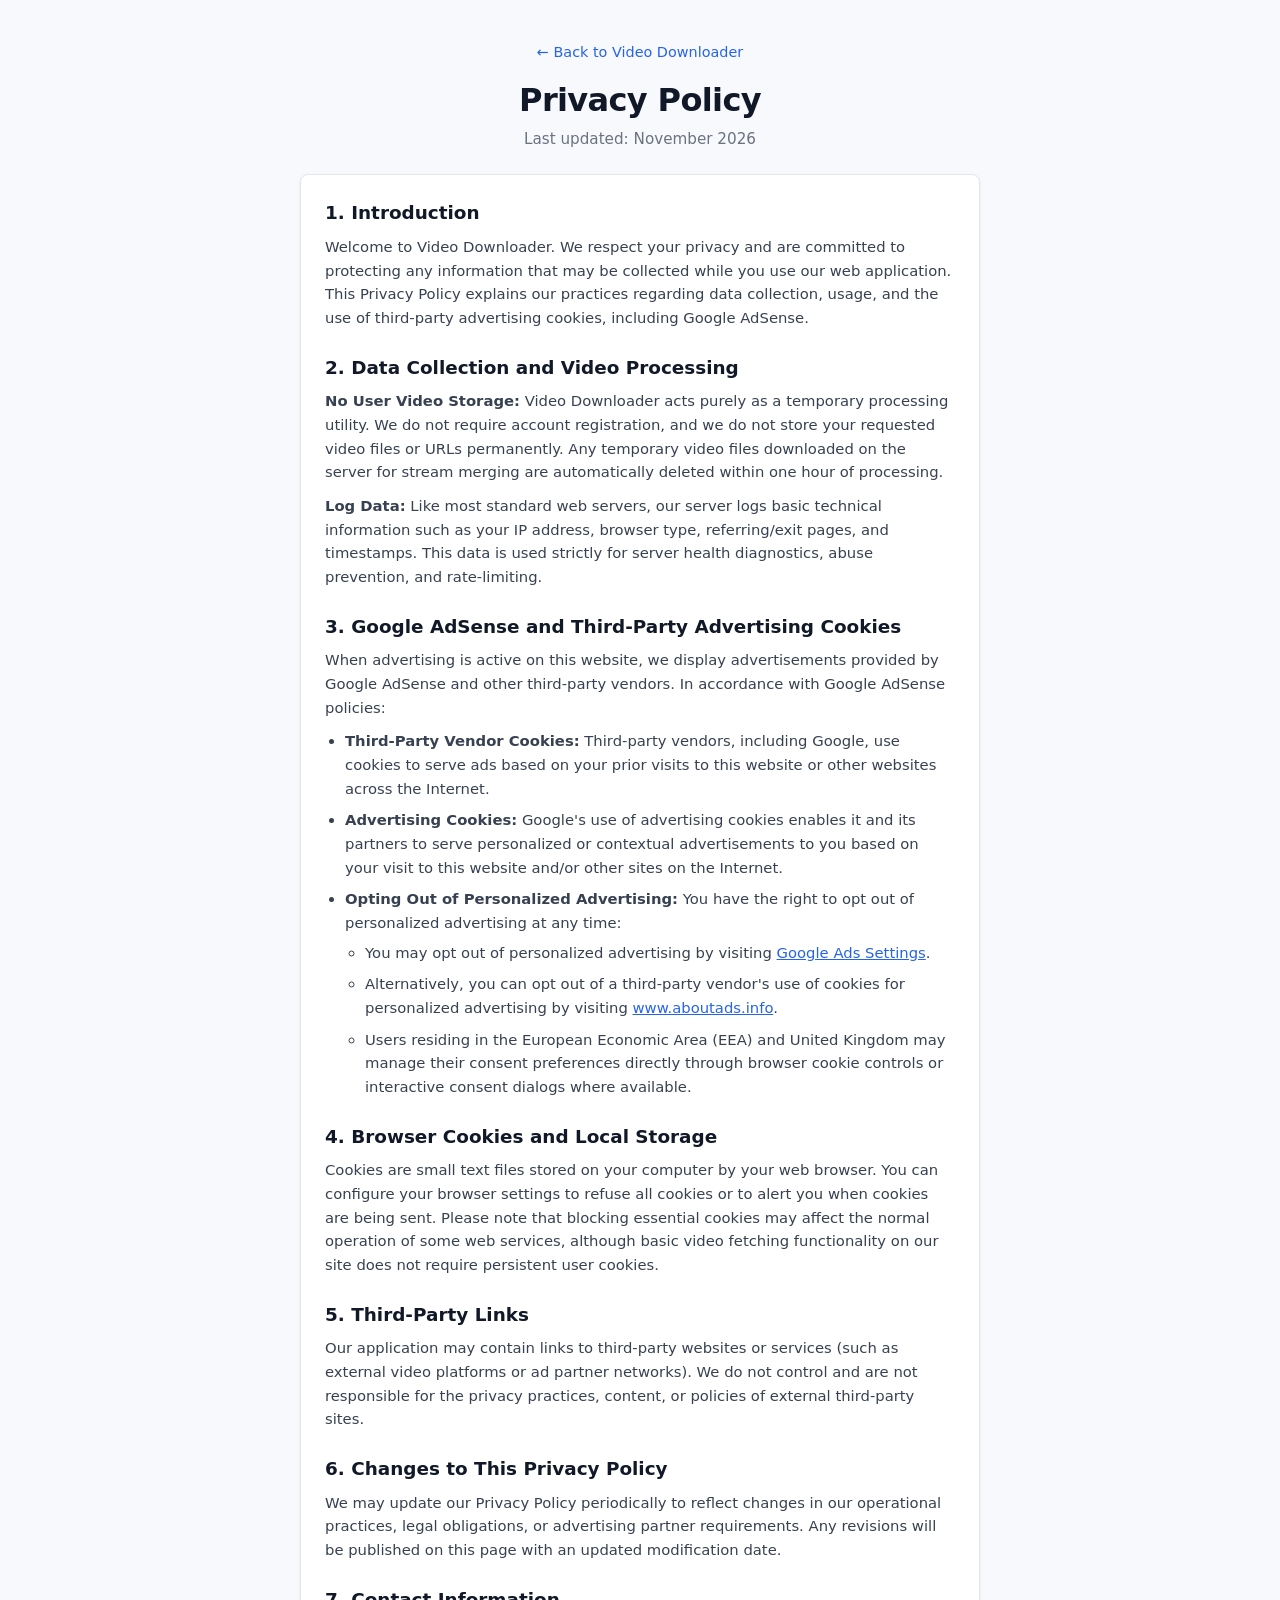
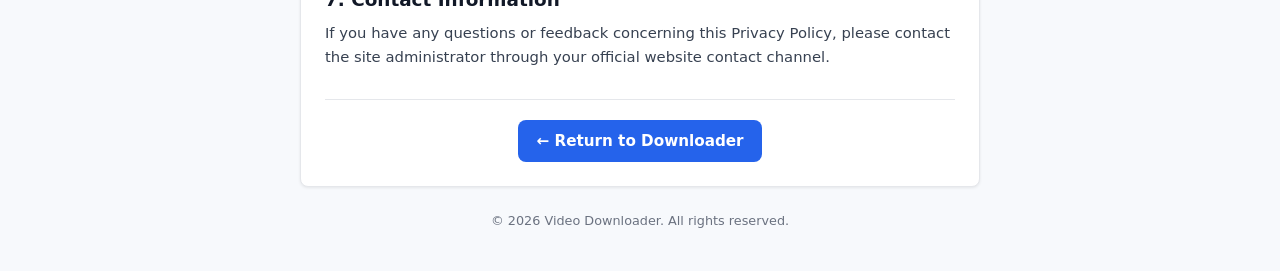
<file: frontend/privacy.html>
<!DOCTYPE html>
<html lang="en">
<head>
  <meta charset="UTF-8">
  <meta name="viewport" content="width=device-width, initial-scale=1.0">
  <title>Privacy Policy - Video Downloader</title>
  <link rel="stylesheet" href="style.css">
</head>
<body>
  <div class="container">
    <header class="app-header">
      <a href="/" class="back-link">&larr; Back to Video Downloader</a>
      <h1>Privacy Policy</h1>
      <p class="subtitle">Last updated: November 2026</p>
    </header>

    <main class="card privacy-card">
      <section class="privacy-section">
        <h2>1. Introduction</h2>
        <p>
          Welcome to Video Downloader. We respect your privacy and are committed to protecting any information that may be collected while you use our web application. This Privacy Policy explains our practices regarding data collection, usage, and the use of third-party advertising cookies, including Google AdSense.
        </p>
      </section>

      <section class="privacy-section">
        <h2>2. Data Collection and Video Processing</h2>
        <p>
          <strong>No User Video Storage:</strong> Video Downloader acts purely as a temporary processing utility. We do not require account registration, and we do not store your requested video files or URLs permanently. Any temporary video files downloaded on the server for stream merging are automatically deleted within one hour of processing.
        </p>
        <p>
          <strong>Log Data:</strong> Like most standard web servers, our server logs basic technical information such as your IP address, browser type, referring/exit pages, and timestamps. This data is used strictly for server health diagnostics, abuse prevention, and rate-limiting.
        </p>
      </section>

      <section class="privacy-section">
        <h2>3. Google AdSense and Third-Party Advertising Cookies</h2>
        <p>
          When advertising is active on this website, we display advertisements provided by Google AdSense and other third-party vendors. In accordance with Google AdSense policies:
        </p>
        <ul class="privacy-list">
          <li>
            <strong>Third-Party Vendor Cookies:</strong> Third-party vendors, including Google, use cookies to serve ads based on your prior visits to this website or other websites across the Internet.
          </li>
          <li>
            <strong>Advertising Cookies:</strong> Google's use of advertising cookies enables it and its partners to serve personalized or contextual advertisements to you based on your visit to this website and/or other sites on the Internet.
          </li>
          <li>
            <strong>Opting Out of Personalized Advertising:</strong> You have the right to opt out of personalized advertising at any time:
            <ul>
              <li>You may opt out of personalized advertising by visiting <a href="https://www.google.com/settings/ads" target="_blank" rel="noopener noreferrer">Google Ads Settings</a>.</li>
              <li>Alternatively, you can opt out of a third-party vendor's use of cookies for personalized advertising by visiting <a href="https://www.aboutads.info" target="_blank" rel="noopener noreferrer">www.aboutads.info</a>.</li>
              <li>Users residing in the European Economic Area (EEA) and United Kingdom may manage their consent preferences directly through browser cookie controls or interactive consent dialogs where available.</li>
            </ul>
          </li>
        </ul>
      </section>

      <section class="privacy-section">
        <h2>4. Browser Cookies and Local Storage</h2>
        <p>
          Cookies are small text files stored on your computer by your web browser. You can configure your browser settings to refuse all cookies or to alert you when cookies are being sent. Please note that blocking essential cookies may affect the normal operation of some web services, although basic video fetching functionality on our site does not require persistent user cookies.
        </p>
      </section>

      <section class="privacy-section">
        <h2>5. Third-Party Links</h2>
        <p>
          Our application may contain links to third-party websites or services (such as external video platforms or ad partner networks). We do not control and are not responsible for the privacy practices, content, or policies of external third-party sites.
        </p>
      </section>

      <section class="privacy-section">
        <h2>6. Changes to This Privacy Policy</h2>
        <p>
          We may update our Privacy Policy periodically to reflect changes in our operational practices, legal obligations, or advertising partner requirements. Any revisions will be published on this page with an updated modification date.
        </p>
      </section>

      <section class="privacy-section">
        <h2>7. Contact Information</h2>
        <p>
          If you have any questions or feedback concerning this Privacy Policy, please contact the site administrator through your official website contact channel.
        </p>
      </section>

      <div class="privacy-footer-action">
        <a href="/" class="btn btn-primary">&larr; Return to Downloader</a>
      </div>
    </main>

    <footer class="app-footer">
      <p>&copy; 2026 Video Downloader. All rights reserved.</p>
    </footer>
  </div>
</body>
</html>
</file>
<file: frontend/style.css>
/* Modern, Clean & Minimalist Styling */
:root {
  --bg-color: #f7f9fc;
  --card-bg: #ffffff;
  --text-main: #1f2937;
  --text-muted: #6b7280;
  --primary: #2563eb;
  --primary-hover: #1d4ed8;
  --success: #16a34a;
  --success-hover: #15803d;
  --danger-bg: #fef2f2;
  --danger-text: #991b1b;
  --danger-border: #fecaca;
  --border-color: #e5e7eb;
  --border-focus: #3b82f6;
  --shadow-sm: 0 1px 3px rgba(0, 0, 0, 0.08);
  --shadow-md: 0 4px 6px -1px rgba(0, 0, 0, 0.08), 0 2px 4px -2px rgba(0, 0, 0, 0.04);
  --radius: 8px;
  --font-family: system-ui, -apple-system, BlinkMacSystemFont, "Segoe UI", Roboto, Helvetica, Arial, sans-serif;
}

* {
  box-sizing: border-box;
  margin: 0;
  padding: 0;
}

body {
  font-family: var(--font-family);
  background-color: var(--bg-color);
  color: var(--text-main);
  line-height: 1.5;
  min-height: 100vh;
  display: flex;
  flex-direction: column;
  align-items: center;
  padding: 40px 16px;
}

.container {
  width: 100%;
  max-width: 680px;
}

/* Header */
.app-header {
  text-align: center;
  margin-bottom: 24px;
}

.app-header h1 {
  font-size: 2rem;
  font-weight: 700;
  color: #111827;
  letter-spacing: -0.02em;
}

.app-header .subtitle {
  color: var(--text-muted);
  font-size: 0.95rem;
  margin-top: 4px;
}

/* Cards */
.card {
  background: var(--card-bg);
  border-radius: var(--radius);
  border: 1px solid var(--border-color);
  box-shadow: var(--shadow-sm);
  padding: 24px;
  margin-bottom: 20px;
}

/* Alert Box */
.alert {
  padding: 14px 18px;
  border-radius: var(--radius);
  font-size: 0.92rem;
  line-height: 1.55;
  margin-bottom: 20px;
  border: 1px solid transparent;
  display: block;
  white-space: pre-line;
  word-break: break-word;
}

.alert-danger {
  background-color: var(--danger-bg);
  color: var(--danger-text);
  border-color: var(--danger-border);
}

.alert-info {
  background-color: #eff6ff;
  color: #1e40af;
  border-color: #bfdbfe;
}

/* Input Section */
.input-label {
  display: block;
  font-size: 0.875rem;
  font-weight: 600;
  color: var(--text-main);
  margin-bottom: 6px;
}

.input-group {
  display: flex;
  gap: 10px;
}

.input-group input[type="url"] {
  flex: 1;
  padding: 10px 14px;
  border: 1px solid var(--border-color);
  border-radius: var(--radius);
  font-size: 0.95rem;
  color: var(--text-main);
  outline: none;
  transition: border-color 0.15s ease, box-shadow 0.15s ease;
}

.input-group input[type="url"]:focus {
  border-color: var(--border-focus);
  box-shadow: 0 0 0 3px rgba(59, 130, 246, 0.15);
}

/* Buttons */
.btn {
  display: inline-flex;
  align-items: center;
  justify-content: center;
  font-weight: 600;
  font-size: 0.95rem;
  padding: 10px 18px;
  border-radius: var(--radius);
  border: none;
  cursor: pointer;
  text-decoration: none;
  transition: background-color 0.15s ease, opacity 0.15s ease;
  white-space: nowrap;
}

.btn:disabled {
  opacity: 0.6;
  cursor: not-allowed;
}

.btn-primary {
  background-color: var(--primary);
  color: #ffffff;
}

.btn-primary:hover:not(:disabled) {
  background-color: var(--primary-hover);
}

.btn-success {
  background-color: var(--success);
  color: #ffffff;
  width: 100%;
  margin-top: 14px;
}

.btn-success:hover:not(:disabled) {
  background-color: var(--success-hover);
}

.btn-secondary {
  background-color: #f3f4f6;
  color: #374151;
  border: 1px solid var(--border-color);
  font-size: 0.85rem;
  padding: 8px 14px;
}

.btn-secondary:hover {
  background-color: #e5e7eb;
}

/* Spinner */
.btn-spinner {
  width: 16px;
  height: 16px;
  border: 2px solid #ffffff;
  border-top-color: transparent;
  border-radius: 50%;
  animation: spin 0.8s linear infinite;
  display: inline-block;
  margin-left: 6px;
}

@keyframes spin {
  to { transform: rotate(360deg); }
}

/* Video Preview Section */
.video-info {
  display: flex;
  gap: 20px;
}

.thumbnail-wrapper {
  position: relative;
  width: 220px;
  flex-shrink: 0;
  border-radius: var(--radius);
  overflow: hidden;
  background-color: #000;
  aspect-ratio: 16 / 9;
}

.thumbnail-wrapper img {
  width: 100%;
  height: 100%;
  object-fit: cover;
  display: block;
}

.duration-badge {
  position: absolute;
  bottom: 8px;
  right: 8px;
  background-color: rgba(0, 0, 0, 0.75);
  color: #fff;
  font-size: 0.75rem;
  font-weight: 600;
  padding: 2px 6px;
  border-radius: 4px;
}

.video-meta {
  flex: 1;
  display: flex;
  flex-direction: column;
  justify-content: space-between;
}

.video-title {
  font-size: 1.05rem;
  font-weight: 600;
  line-height: 1.35;
  color: #111827;
  margin-bottom: 4px;
  display: -webkit-box;
  -webkit-line-clamp: 2;
  -webkit-box-orient: vertical;
  overflow: hidden;
}

.video-uploader {
  font-size: 0.85rem;
  color: var(--text-muted);
  margin-bottom: 12px;
}

.quality-group {
  margin-top: auto;
}

.select-dropdown {
  width: 100%;
  padding: 8px 12px;
  border: 1px solid var(--border-color);
  border-radius: var(--radius);
  background-color: #fff;
  font-size: 0.9rem;
  color: var(--text-main);
  outline: none;
}

.select-dropdown:focus {
  border-color: var(--border-focus);
}

/* Progress Tracking Section */
.progress-section {
  margin-top: 24px;
  padding-top: 20px;
  border-top: 1px solid var(--border-color);
}

.progress-header {
  display: flex;
  justify-content: space-between;
  align-items: center;
  font-size: 0.875rem;
  margin-bottom: 8px;
}

.status-label {
  font-weight: 500;
  color: var(--text-main);
}

.progress-percent {
  font-weight: 700;
  color: var(--primary);
  font-variant-numeric: tabular-nums;
}

.progress-bar-container {
  width: 100%;
  height: 10px;
  background-color: #e5e7eb;
  border-radius: 999px;
  overflow: hidden;
}

.progress-bar-fill {
  height: 100%;
  background-color: var(--primary);
  border-radius: 999px;
  transition: width 0.3s ease;
}

.download-action {
  margin-top: 14px;
  text-align: center;
}

.success-text {
  font-size: 0.9rem;
  font-weight: 600;
  color: var(--success);
  margin-bottom: 8px;
}

/* ==========================================================================
   Google AdSense & Monetization Styles (Responsive & Policy-Compliant)
   ========================================================================== */

.ad-container {
  width: 100%;
  margin: 16px 0;
  padding: 10px;
  background-color: #fafbfc;
  border: 1px dashed #d1d5db;
  border-radius: var(--radius);
  text-align: center;
  box-sizing: border-box;
  overflow: hidden;
  min-height: 50px;
}

.ad-label {
  display: block;
  font-size: 0.6875rem;
  font-weight: 600;
  letter-spacing: 0.08em;
  text-transform: uppercase;
  color: var(--text-muted);
  margin-bottom: 6px;
  user-select: none;
}

.ad-content {
  display: flex;
  justify-content: center;
  align-items: center;
  width: 100%;
  min-height: 90px;
}

.ad-content ins.adsbygoogle {
  display: block;
  width: 100%;
}

/* Footer & Legal Links */
.app-footer {
  text-align: center;
  margin-top: 24px;
  font-size: 0.8rem;
  color: var(--text-muted);
  padding: 0 10px;
}

.footer-links {
  margin-bottom: 8px;
}

.footer-link {
  color: var(--primary);
  text-decoration: none;
  font-weight: 500;
  font-size: 0.85rem;
  transition: color 0.15s ease;
}

.footer-link:hover {
  color: var(--primary-hover);
  text-decoration: underline;
}

/* Privacy Policy Page Specific Styles */
.back-link {
  display: inline-block;
  margin-bottom: 12px;
  color: var(--primary);
  text-decoration: none;
  font-size: 0.9rem;
  font-weight: 500;
  transition: color 0.15s ease;
}

.back-link:hover {
  text-decoration: underline;
}

.privacy-card {
  text-align: left;
}

.privacy-section {
  margin-bottom: 24px;
}

.privacy-section h2 {
  font-size: 1.15rem;
  font-weight: 600;
  color: #111827;
  margin-bottom: 8px;
}

.privacy-section p {
  color: #374151;
  font-size: 0.925rem;
  line-height: 1.6;
  margin-bottom: 10px;
}

.privacy-section a {
  color: var(--primary);
  text-decoration: underline;
}

.privacy-list {
  padding-left: 20px;
  margin-bottom: 12px;
  color: #374151;
  font-size: 0.925rem;
  line-height: 1.6;
}

.privacy-list li {
  margin-bottom: 8px;
}

.privacy-list ul {
  padding-left: 20px;
  margin-top: 6px;
}

.privacy-footer-action {
  margin-top: 30px;
  text-align: center;
  padding-top: 20px;
  border-top: 1px solid var(--border-color);
}

/* Utility */
.hidden {
  display: none !important;
}

/* Responsive */
@media (max-width: 600px) {
  .video-info {
    flex-direction: column;
  }

  .thumbnail-wrapper {
    width: 100%;
  }

  .input-group {
    flex-direction: column;
  }

  .btn-primary {
    width: 100%;
  }
}
</file>
